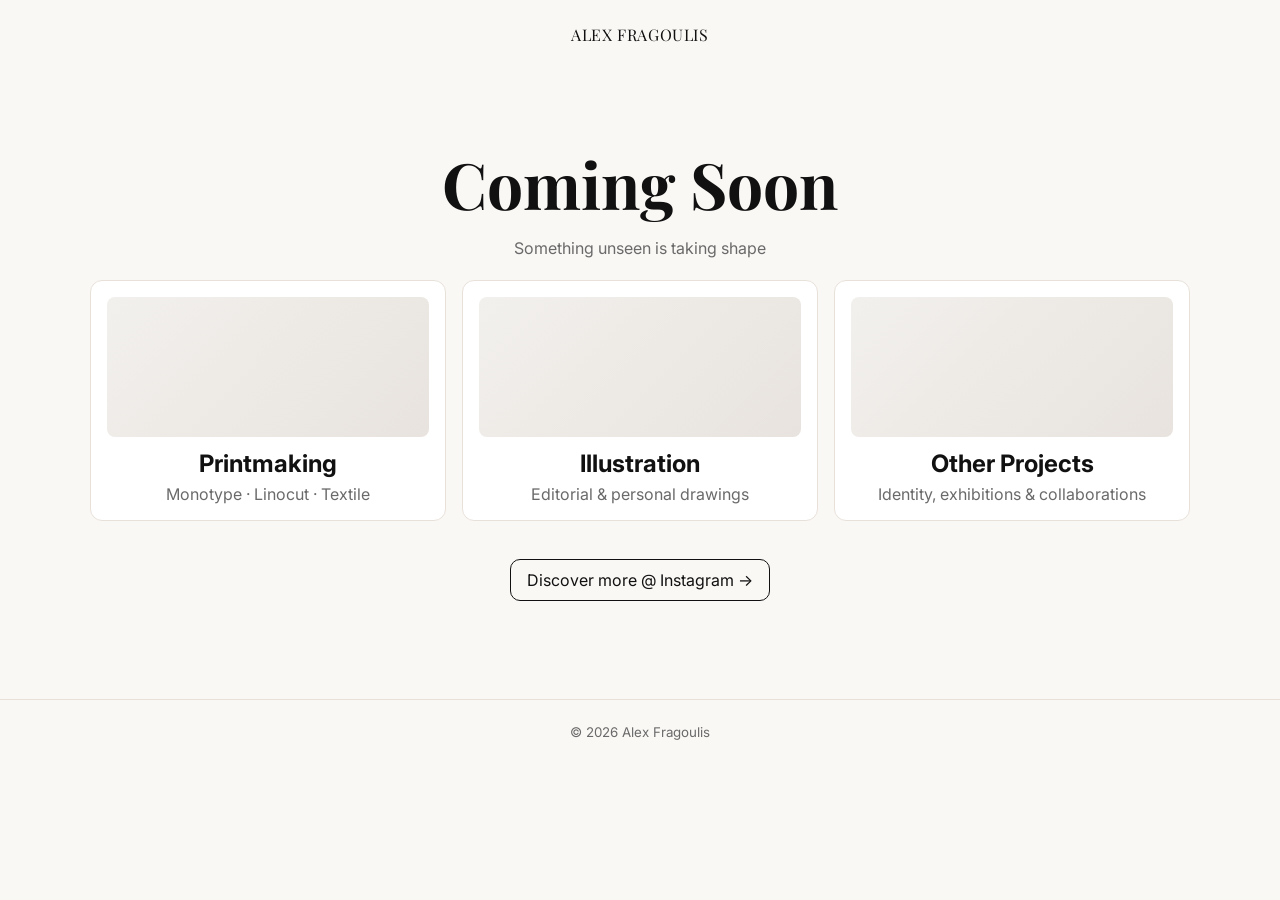
<file: index.html>
<!doctype html><html lang='en'><head>
<meta charset='utf-8'>
<meta name='viewport' content='width=device-width, initial-scale=1'>
<title>Alex Fragoulis — Coming Soon</title>
<meta name='description' content='Alex Fragoulis — Printmaking artist. Monotype · Linocut · Textile.'>
<link rel='preconnect' href='https://fonts.googleapis.com'>
<link rel='preconnect' href='https://fonts.gstatic.com' crossorigin>
<link href='https://fonts.googleapis.com/css2?family=Inter:wght@300;400;600&family=Playfair+Display:wght@600;700&display=swap' rel='stylesheet'>
<link rel='stylesheet' href='assets/css/landing.css'>
</head><body>
<header class='top'><div class='brand'>ALEX FRAGOULIS</div></header>
<main class='hero' role='main'>
  <h1>Coming Soon</h1>
  <p class='tag'>Something unseen is taking shape</p>
  <div class='cards'>
    <a class='card' href='printmaking.html'>
      <div class='thumb'></div>
      <h2>Printmaking</h2>
      <p>Monotype · Linocut · Textile</p>
    </a>
    <a class='card' href='illustration.html'>
      <div class='thumb'></div>
      <h2>Illustration</h2>
      <p>Editorial & personal drawings</p>
    </a>
    <a class='card' href='other.html'>
      <div class='thumb'></div>
      <h2>Other Projects</h2>
      <p>Identity, exhibitions & collaborations</p>
    </a>
  </div>
  <p class='cta'>
    <a class='btn outline' href='https://www.instagram.com/alexfragoulis_prints' target='_blank' rel='noopener'>Discover more @ Instagram →</a>
  </p>
</main>
<footer class='foot'><small>© 2026 Alex Fragoulis</small></footer>
</body></html>
</file>
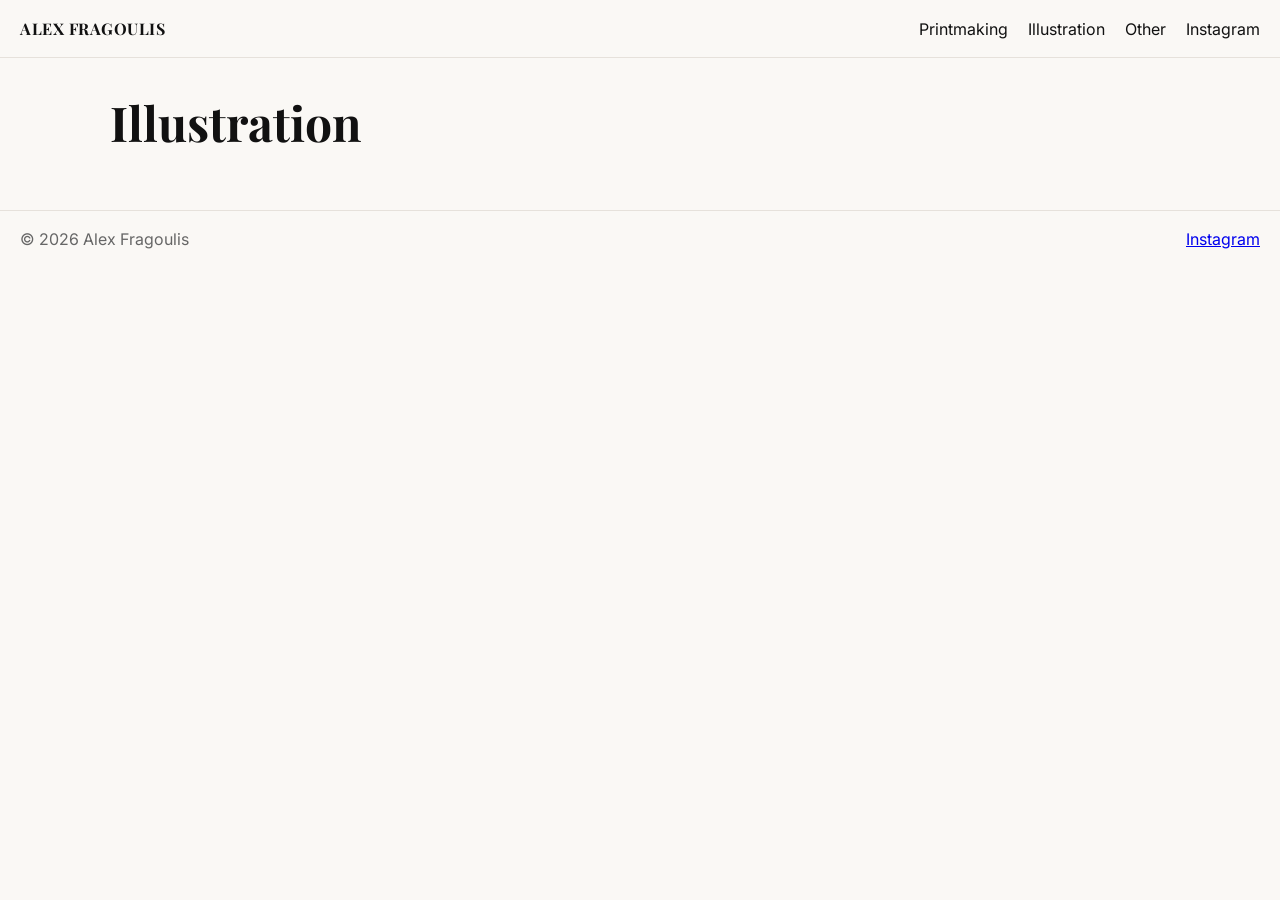
<file: illustration.html>
<!doctype html><html lang='en'><head><meta charset='utf-8'><meta name='viewport' content='width=device-width, initial-scale=1'>
<link rel="preconnect" href="https://fonts.googleapis.com"><link rel="preconnect" href="https://fonts.gstatic.com" crossorigin><link href="https://fonts.googleapis.com/css2?family=Inter:wght@300;400;600&family=Playfair+Display:wght@700&display=swap" rel="stylesheet">
<link rel='stylesheet' href='assets/css/style.css'>
<title>Illustration — Alex Fragoulis</title>
<meta name='description' content='Illustration works'>
</head><body>
<header class='head reveal'>
  <div class='brand'><a href='index.html'>ALEX FRAGOULIS</a></div>
  <nav class='topnav'>
    <a href='printmaking.html'>Printmaking</a>
    <a href='illustration.html'>Illustration</a>
    <a href='other.html'>Other</a>
    <a href='https://www.instagram.com/alexfragoulis_prints' target='_blank' rel='noopener'>Instagram</a>
  </nav>
</header>
<main class='container'>
<section class='category reveal'><h1>Illustration</h1><div class='grid light' id='grid-illustration'></div></section>
</main>
<footer class='foot reveal'>
  <div>© 2026 Alex Fragoulis</div>
  <div><a href='https://www.instagram.com/alexfragoulis_prints' target='_blank' rel='noopener'>Instagram</a></div>
</footer>
<script src='assets/js/site.js' defer></script></body></html>
</file>
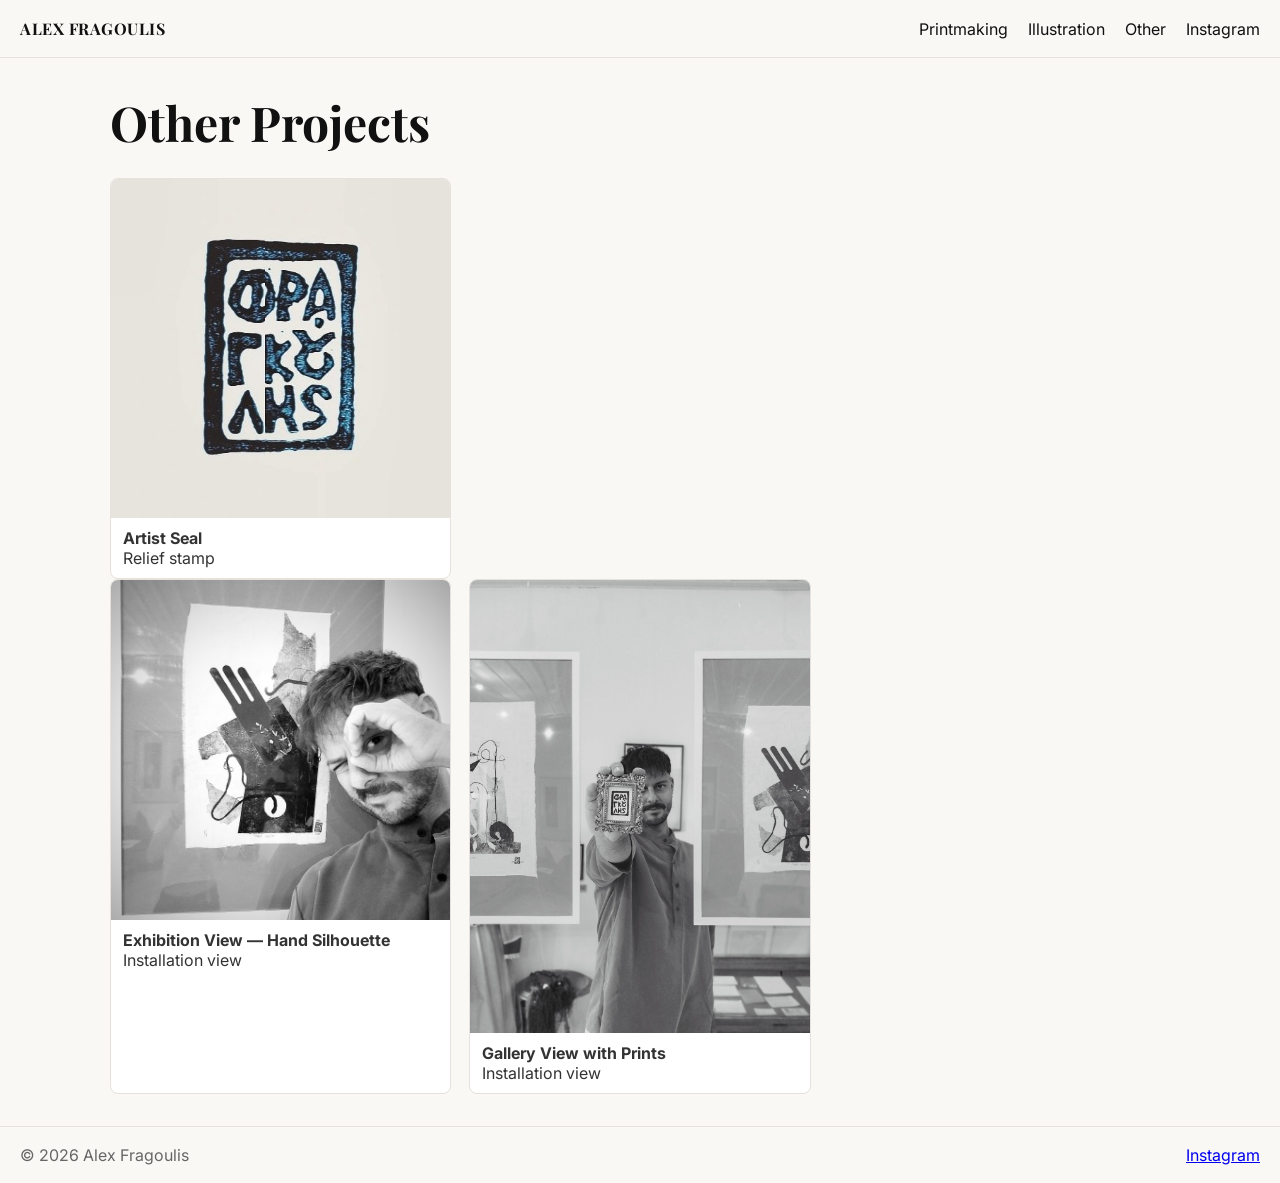
<file: other.html>
<!doctype html><html lang='en'><head><meta charset='utf-8'><meta name='viewport' content='width=device-width, initial-scale=1'>
<link rel="preconnect" href="https://fonts.googleapis.com"><link rel="preconnect" href="https://fonts.gstatic.com" crossorigin><link href="https://fonts.googleapis.com/css2?family=Inter:wght@300;400;600&family=Playfair+Display:wght@700&display=swap" rel="stylesheet">
<link rel='stylesheet' href='assets/css/style.css'>
<title>Other Projects — Alex Fragoulis</title>
<meta name='description' content='Other projects'>
</head><body>
<header class='head reveal'>
  <div class='brand'><a href='index.html'>ALEX FRAGOULIS</a></div>
  <nav class='topnav'>
    <a href='printmaking.html'>Printmaking</a>
    <a href='illustration.html'>Illustration</a>
    <a href='other.html'>Other</a>
    <a href='https://www.instagram.com/alexfragoulis_prints' target='_blank' rel='noopener'>Instagram</a>
  </nav>
</header>
<main class='container'>
<section class='category reveal'><h1>Other Projects</h1><div class='grid light' id='grid-identity'></div><div class='grid light' id='grid-exhibition'></div></section>
</main>
<footer class='foot reveal'>
  <div>© 2026 Alex Fragoulis</div>
  <div><a href='https://www.instagram.com/alexfragoulis_prints' target='_blank' rel='noopener'>Instagram</a></div>
</footer>
<script src='assets/js/site.js' defer></script></body></html>
</file>
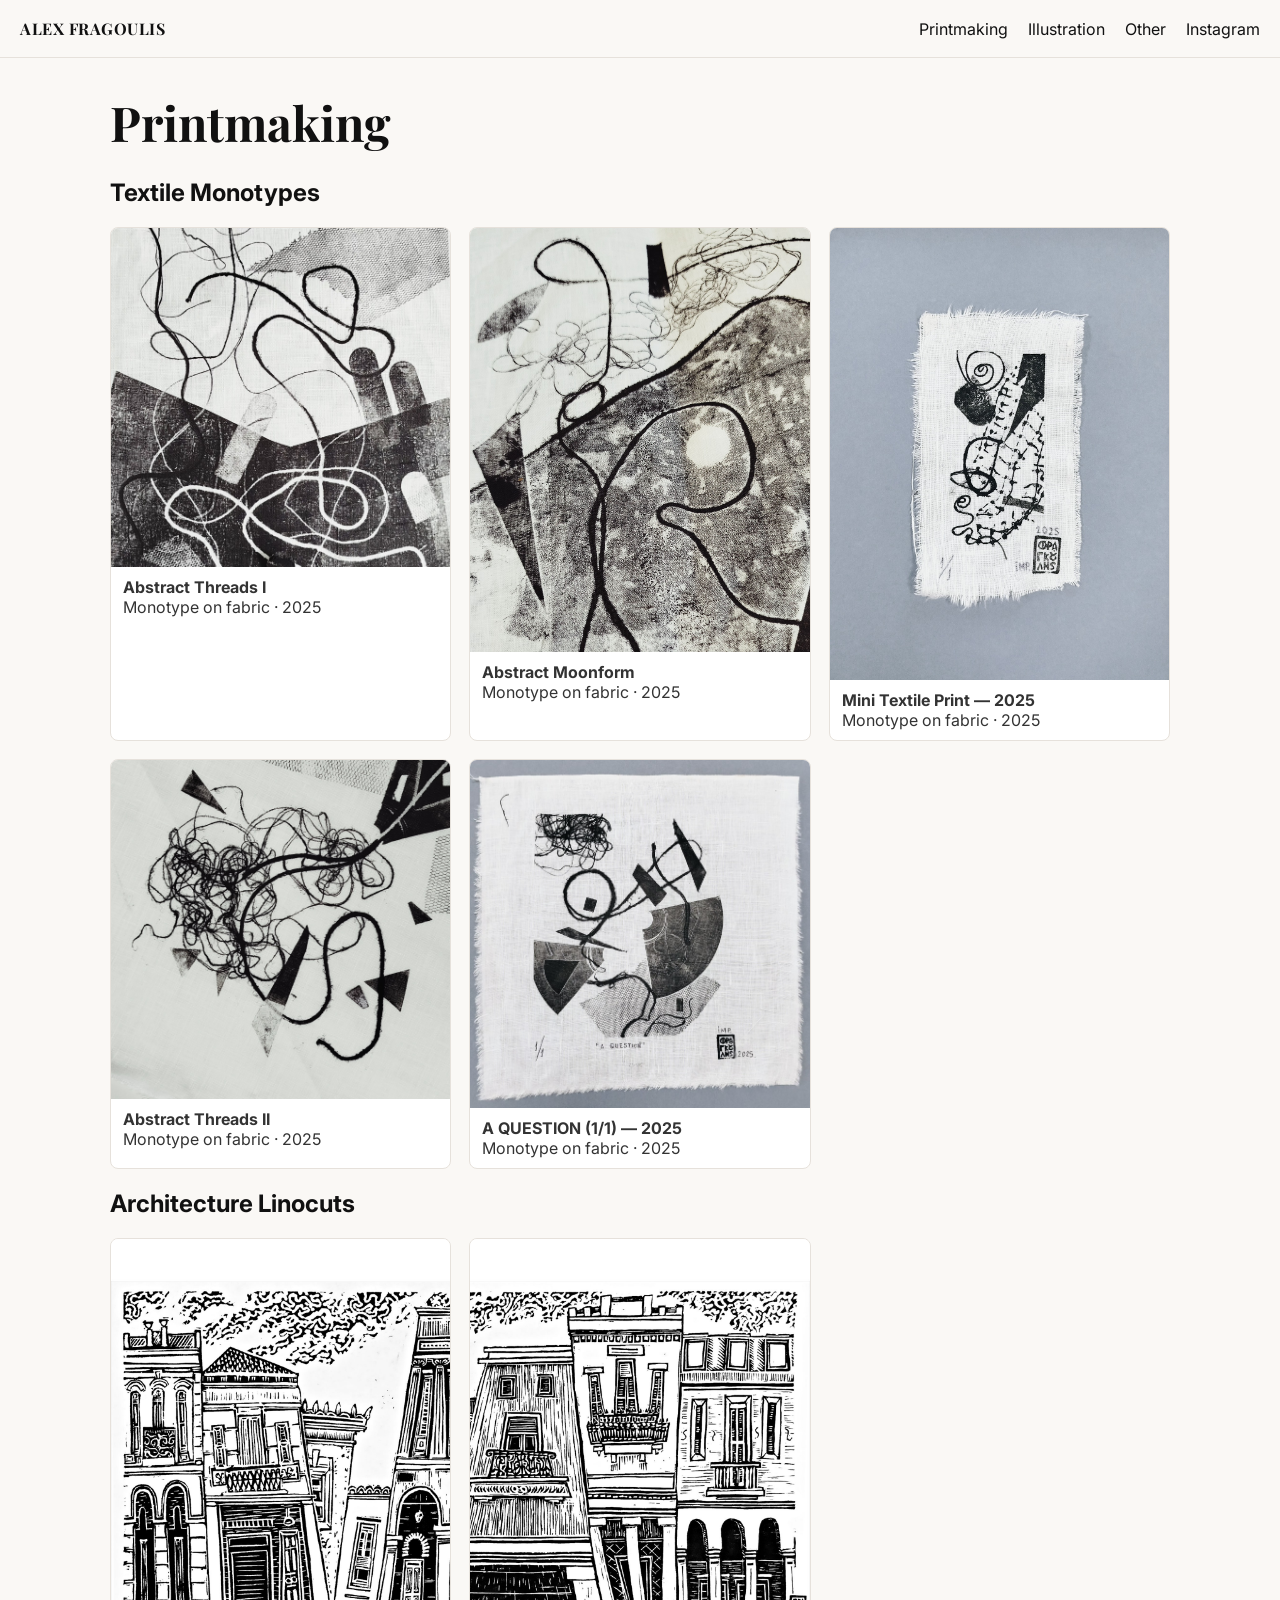
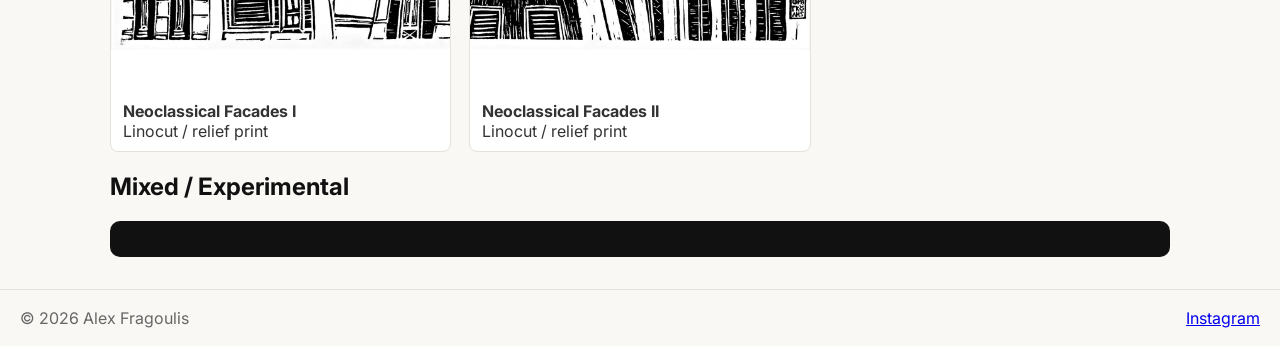
<file: printmaking.html>
<!doctype html><html lang='en'><head><meta charset='utf-8'><meta name='viewport' content='width=device-width, initial-scale=1'>
<link rel="preconnect" href="https://fonts.googleapis.com"><link rel="preconnect" href="https://fonts.gstatic.com" crossorigin><link href="https://fonts.googleapis.com/css2?family=Inter:wght@300;400;600&family=Playfair+Display:wght@700&display=swap" rel="stylesheet">
<link rel='stylesheet' href='assets/css/style.css'>
<title>Printmaking — Alex Fragoulis</title>
<meta name='description' content='Printmaking works'>
</head><body>
<header class='head reveal'>
  <div class='brand'><a href='index.html'>ALEX FRAGOULIS</a></div>
  <nav class='topnav'>
    <a href='printmaking.html'>Printmaking</a>
    <a href='illustration.html'>Illustration</a>
    <a href='other.html'>Other</a>
    <a href='https://www.instagram.com/alexfragoulis_prints' target='_blank' rel='noopener'>Instagram</a>
  </nav>
</header>
<main class='container'>
<section class='category reveal'>
<h1>Printmaking</h1>
<h2>Textile Monotypes</h2><div class='grid light' id='grid-textile'></div>
<h2>Architecture Linocuts</h2><div class='grid light' id='grid-arch'></div>
<h2>Mixed / Experimental</h2><div class='grid dark' id='grid-mixed'></div>
</section>
</main>
<footer class='foot reveal'>
  <div>© 2026 Alex Fragoulis</div>
  <div><a href='https://www.instagram.com/alexfragoulis_prints' target='_blank' rel='noopener'>Instagram</a></div>
</footer>
<script src='assets/js/site.js' defer></script></body></html>
</file>
<file: assets/css/landing.css>
:root{--bg:#faf8f5;--text:#111;--muted:#6a6a6a;--border:#e8e1da}
*{box-sizing:border-box}
html,body{margin:0;padding:0;background:var(--bg);color:var(--text);font-family:Inter,system-ui,-apple-system,Segoe UI,Roboto,Helvetica,Arial,sans-serif}
.top{display:flex;justify-content:center;padding:24px}
.brand{font-family:'Playfair Display',serif;letter-spacing:.6px}
.hero{min-height:70vh;display:flex;flex-direction:column;align-items:center;justify-content:center;text-align:center;padding:56px 20px;gap:22px}
.hero h1{font-family:'Playfair Display',serif;font-size:64px;line-height:1;margin:0}
.hero .tag{color:var(--muted);margin:0}
.cards{display:grid;grid-template-columns:repeat(3, minmax(240px, 1fr));gap:16px;max-width:1100px;width:100%}
.card{display:block;text-decoration:none;color:inherit;border:1px solid var(--border);border-radius:12px;background:#fff;padding:16px}
.card .thumb{height:140px;border-radius:8px;background:linear-gradient(135deg,#f2f0ed,#e8e3de);margin-bottom:12px}
.card h2{margin:0 0 6px}
.card p{margin:0;color:var(--muted)}
.btn{display:inline-block;padding:10px 16px;border:1px solid var(--text);border-radius:10px;text-decoration:none;color:var(--text)}
.btn.outline{background:transparent}
.btn:hover{transform:translateY(-1px)}
.foot{display:flex;justify-content:center;padding:24px;color:var(--muted);border-top:1px solid var(--border)}
@media (max-width:960px){.cards{grid-template-columns:1fr}}
@media (max-width:700px){.hero h1{font-size:44px}}
</file>
<file: assets/css/style.css>
:root{--bg:#faf8f5;--text:#111;--muted:#666;--border:#e6e1db;--darkbg:#111;--darkfg:#e7e7e7}
*{box-sizing:border-box}
html{scroll-behavior:smooth}
html,body{margin:0;padding:0;background:var(--bg);color:var(--text);font-family:Inter,system-ui,-apple-system,Segoe UI,Roboto,Helvetica,Arial,sans-serif}
.head{display:flex;justify-content:space-between;align-items:center;padding:18px 20px;border-bottom:1px solid var(--border)}
.head .brand a{text-decoration:none;color:var(--text);font-family:'Playfair Display',serif;font-weight:700;letter-spacing:.5px}
.topnav a{margin-left:16px;text-decoration:none;color:var(--text)}
.container{max-width:1100px;margin:0 auto;padding:32px 20px}
.category h1{font-family:'Playfair Display',serif;font-size:48px;margin:0 0 24px}
.grid{display:grid;grid-template-columns:repeat(3,1fr);gap:18px}
.grid.light .tile{border:1px solid var(--border);border-radius:8px;overflow:hidden;background:#fff}
.grid.dark{background:var(--darkbg);padding:18px;border-radius:10px}
.grid.dark .tile{border:1px solid #222;border-radius:8px;overflow:hidden;background:#1b1b1b}
.tile img{width:100%;display:block}
.tile .meta{padding:10px 12px;color:#333}
.grid.dark .meta{color:var(--darkfg)}
.foot{border-top:1px solid var(--border);padding:18px 20px;color:var(--muted);display:flex;justify-content:space-between}
.reveal{opacity:0;transform:translateY(18px);transition:opacity .7s ease, transform .7s ease}
.reveal.in{opacity:1;transform:none}
@media (max-width:900px){.grid{grid-template-columns:1fr 1fr}}
@media (max-width:560px){.grid{grid-template-columns:1fr}}
</file>
